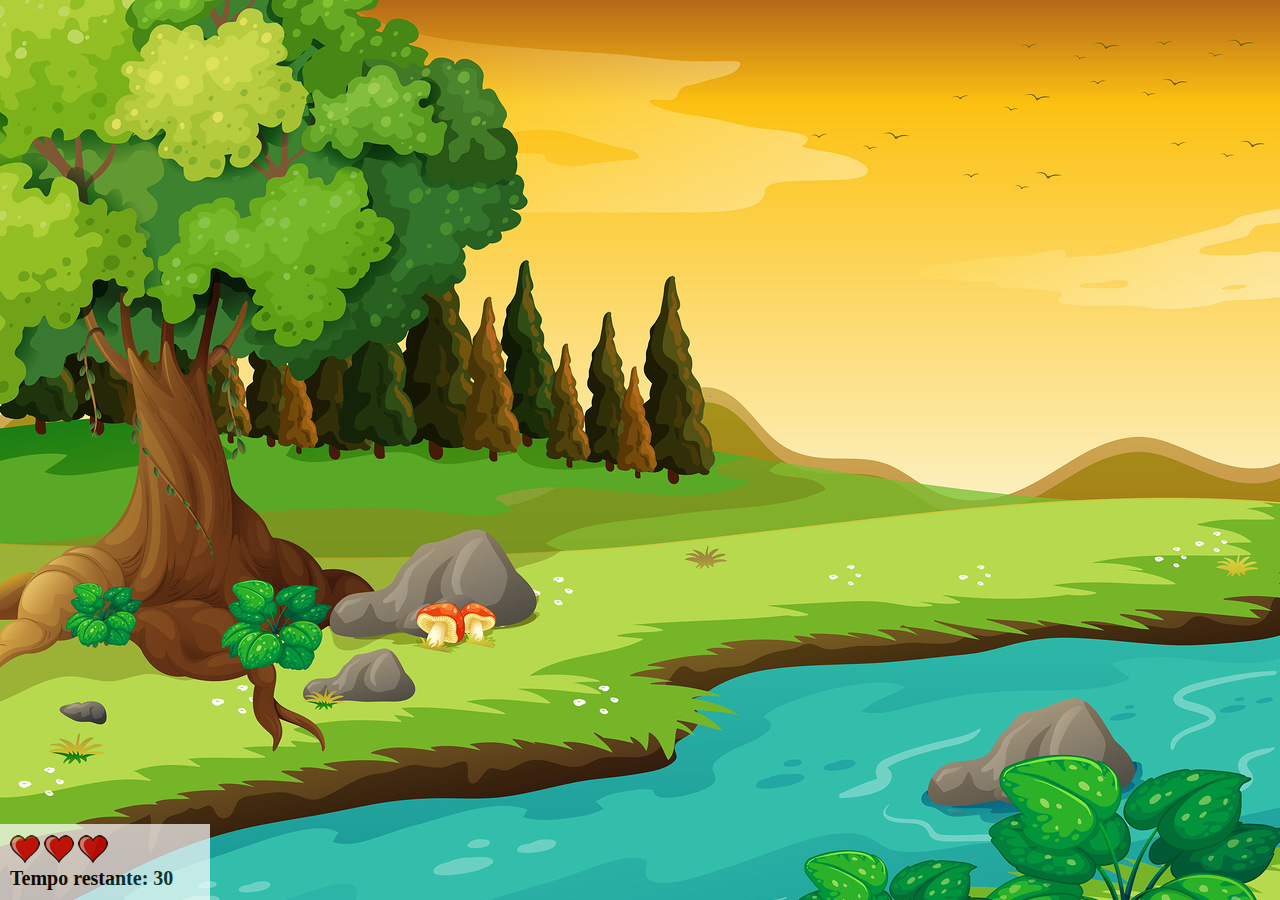
<file: index.html>
<!DOCTYPE html>
<html lang="en">
<head>
    <meta charset="UTF-8">
    <meta http-equiv="X-UA-Compatible" content="IE=edge">
    <meta name="viewport" content="width=device-width, initial-scale=1.0">
    <link rel="stylesheet" href="style.css">

    <title>Mata Mosquitos</title>
    <script src="game.js"></script>

</head>
<body onresize="PalcoGame()">

    <div class="painel">
        <div class="vidas">
            <img id="v1" src="imagens/coracao_cheio.png" alt="">
            <img id="v2" src="imagens/coracao_cheio.png" alt="">
            <img id="v3" src="imagens/coracao_cheio.png" alt="">
        </div>

        <div class="conometro">
            Tempo restante: <span id="tempo"></span> 
        </div>
    </div>

    <script>
        document.getElementById('tempo').innerHTML = tempo

        var mosquito = setInterval(function() {
            GetRandomPosition()
        }, createTarget);
    </script>
</body>
</html>
</file>
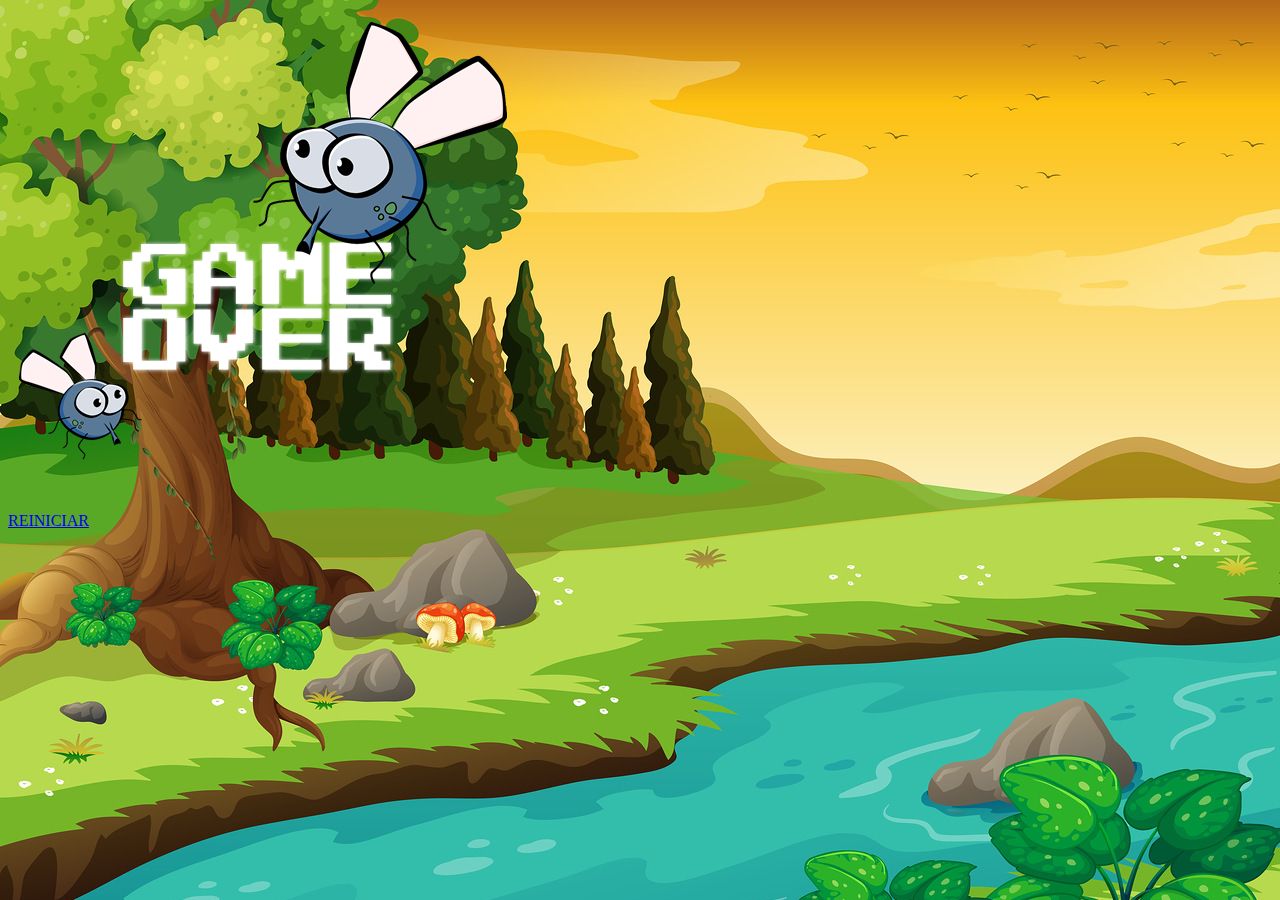
<file: game_over.html>
<!DOCTYPE html>
<html lang="en">
<head>
    <meta charset="UTF-8">
    <meta http-equiv="X-UA-Compatible" content="IE=edge">
    <meta name="viewport" content="width=device-width, initial-scale=1.0">
    <!-- CSS only -->
    <link href="https://cdn.jsdelivr.net/npm/bootstrap@5.0.0-beta2/dist/css/bootstrap.min.css" rel="stylesheet" integrity="sha384-BmbxuPwQa2lc/FVzBcNJ7UAyJxM6wuqIj61tLrc4wSX0szH/Ev+nYRRuWlolflfl" crossorigin="anonymous">
    <link rel="stylesheet" href="style.css">
    <title>Game Over</title>
</head>
<body>
    
    <div class="container">
        <div class="row">
            <div class="col">
                <div class="d-flex justify-content-center">
                    <img src="imagens/game_over.png" alt="">
                </div>
            </div>
        </div>
        <div class="row">
            <div class="col">
                <div class="d-flex justify-content-center">
                    <a class="btn btn-dark btn-lg" href="inicial.html">REINICIAR</a>
                </div>
            </div>
        </div>    
    </div>

</body>
</html>
</file>
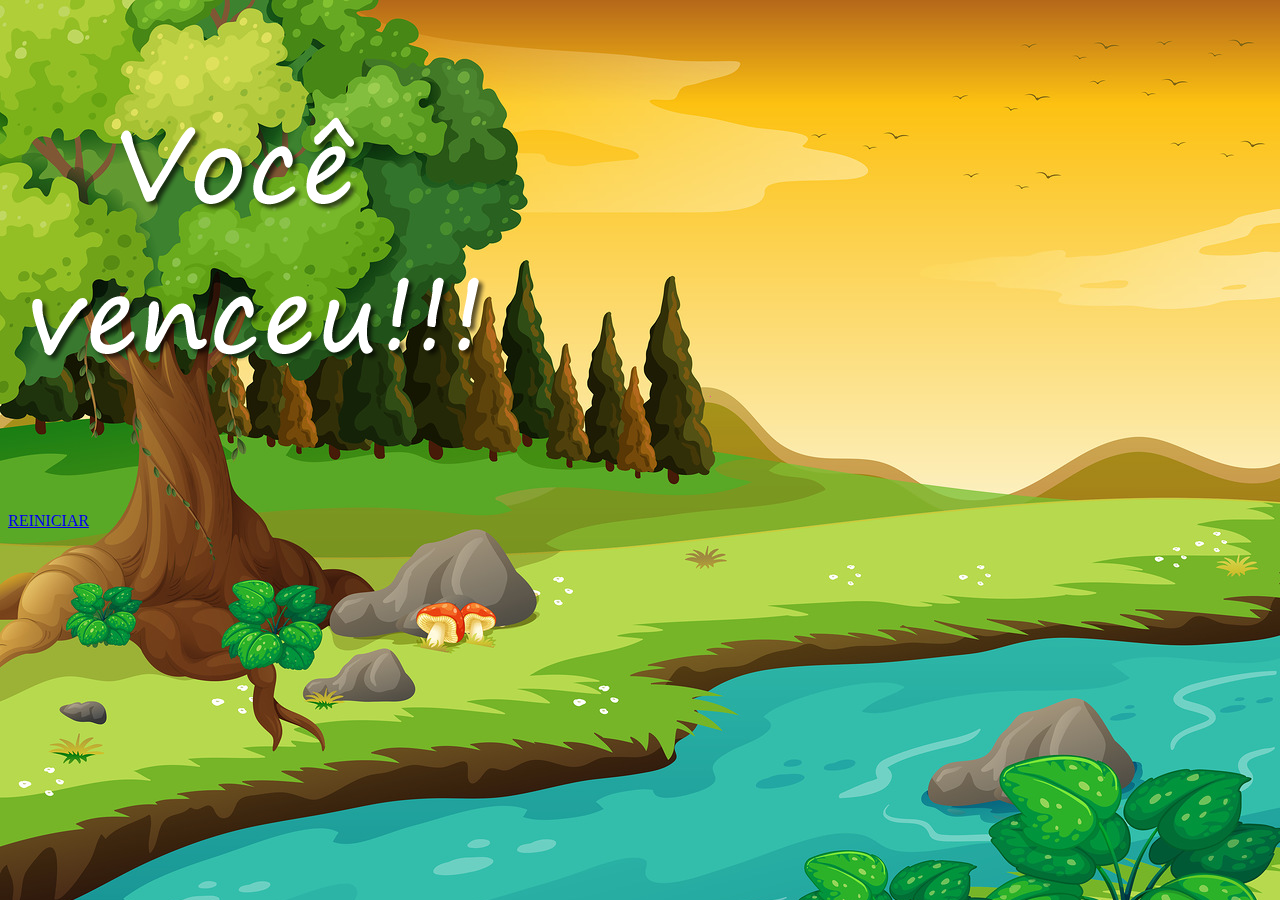
<file: game_won.html>
<!DOCTYPE html>
<html lang="en">
<head>
    <meta charset="UTF-8">
    <meta http-equiv="X-UA-Compatible" content="IE=edge">
    <meta name="viewport" content="width=device-width, initial-scale=1.0">
    <!-- CSS only -->
    <link href="https://cdn.jsdelivr.net/npm/bootstrap@5.0.0-beta2/dist/css/bootstrap.min.css" rel="stylesheet" integrity="sha384-BmbxuPwQa2lc/FVzBcNJ7UAyJxM6wuqIj61tLrc4wSX0szH/Ev+nYRRuWlolflfl" crossorigin="anonymous">
    <link rel="stylesheet" href="style.css">
    <title>Game Over</title>
</head>
<body>
    
    <div class="container">
        <div class="row">
            <div class="col">
                <div class="d-flex justify-content-center">
                    <img src="imagens/vitoria.png" alt="">
                </div>
            </div>
        </div>
        <div class="row">
            <div class="col">
                <div class="d-flex justify-content-center">
                    <a class="btn btn-dark btn-lg" href="inicial.html">REINICIAR</a>
                </div>
            </div>
        </div>    
    </div>

</body>
</html>
</file>
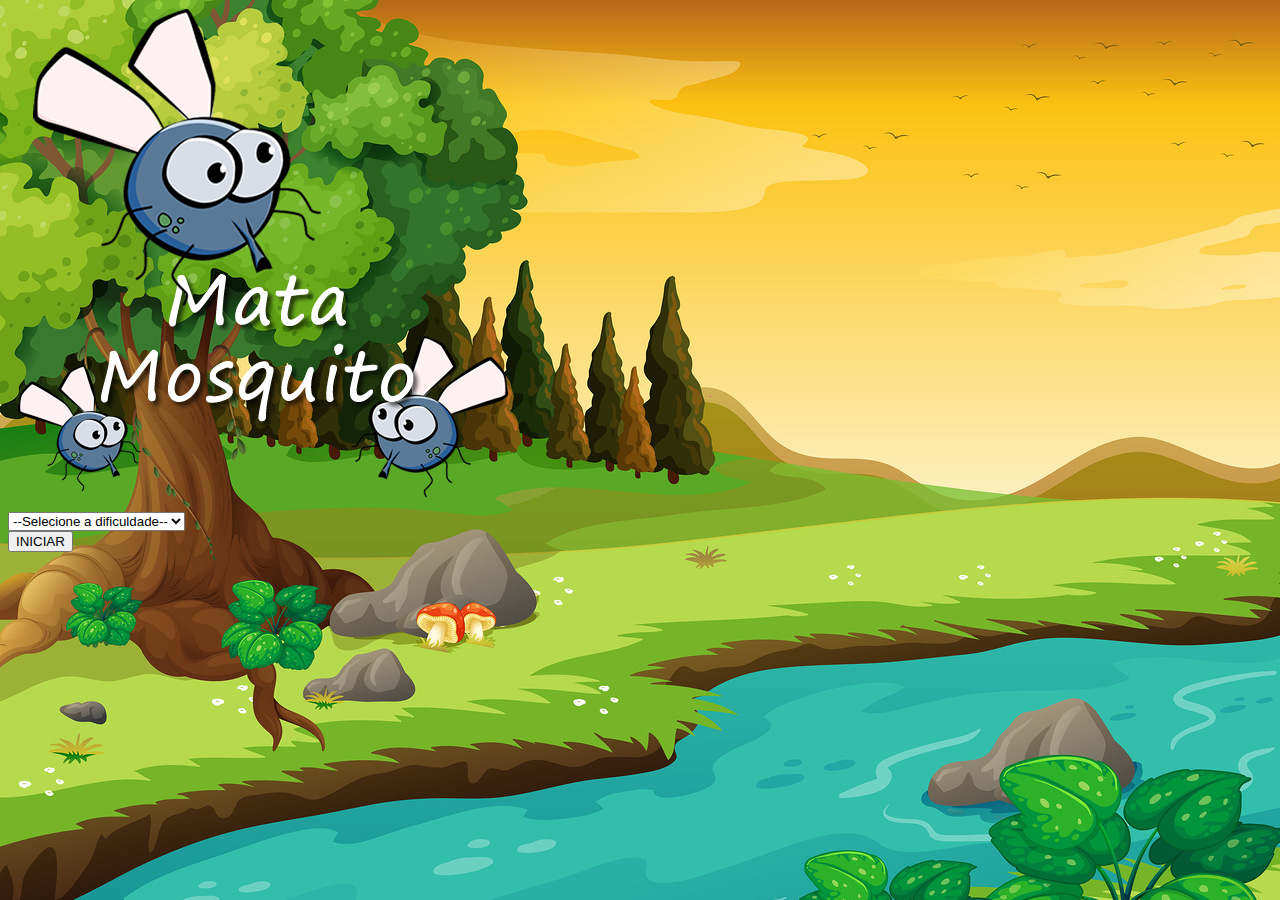
<file: inicial.html>
<!DOCTYPE html>
<html lang="en">
<head>
    <meta charset="UTF-8">
    <meta http-equiv="X-UA-Compatible" content="IE=edge">
    <meta name="viewport" content="width=device-width, initial-scale=1.0">
    <!-- CSS only -->
    <link href="https://cdn.jsdelivr.net/npm/bootstrap@5.0.0-beta2/dist/css/bootstrap.min.css" rel="stylesheet" integrity="sha384-BmbxuPwQa2lc/FVzBcNJ7UAyJxM6wuqIj61tLrc4wSX0szH/Ev+nYRRuWlolflfl" crossorigin="anonymous">
    <link rel="stylesheet" href="style.css">

    <script>
        function LevelSelector () {
            var level = document.getElementById('level').value
            if (level === '') {
                alert('Selecione o nível de dificuldade antes de iniciar')
                return false
            }
            window.location.href = 'index.html' + '?' + level
        }
        
    </script>

    <title>Game Over</title>
</head>
<body>
    
    <div class="container">
        <div class="row">
            <div class="col">
                <div class="d-flex justify-content-center">
                    <img src="imagens/game.png" alt="">
                </div>
            </div>
        </div>

        <div class="row">
            <div class="col">
                <div class="d-flex justify-content-center">
                    <div class="mb-2">
                        <select name="" id="level" class="form-control">
                            <option value="">--Selecione a dificuldade--</option>
                            <option value="normal">Normal</option>
                            <option value="dificil">Díficil</option>
                            <option value="saitama">SAITAMA</option>
                        </select>
                    </div>
                </div>
            </div>
        </div>

        <div class="row">
            <div class="col">
                <div class="d-flex justify-content-center">
                    <button onclick="LevelSelector()" class="btn btn-danger btn-lg">INICIAR</button>
                </div>
            </div>
        </div>    
    </div>

</body>
</html>
</file>
<file: style.css>
html {
    cursor: url(imagens/mata_mosca.png) 30 30, auto;
}

body {
    background: url(imagens/bg.jpg);
    background-size: 100%;
}

.mosquito0 {
    width: 50px;
    height: 50px;
}

.mosquito1 {
    width: 70px;
    height: 70px;
}

.mosquito2 {
    width: 90px;
    height: 90px;
}

.Aside {
    transform: scaleX(1);
}

.Bside {
    transform: scaleX(-1);
}

.painel {
    position: absolute;
    width: 190px;
    padding: 10px;
    left: 0px;
    bottom: 0px;
    border-top: 1px solid #fff;
    background-color: #fff;
    opacity: 0.7;
}

.vidas {
    float: left;
}

.conometro {
    float: left;
    font-size: 20px;
    font-weight: bold;
}
</file>
